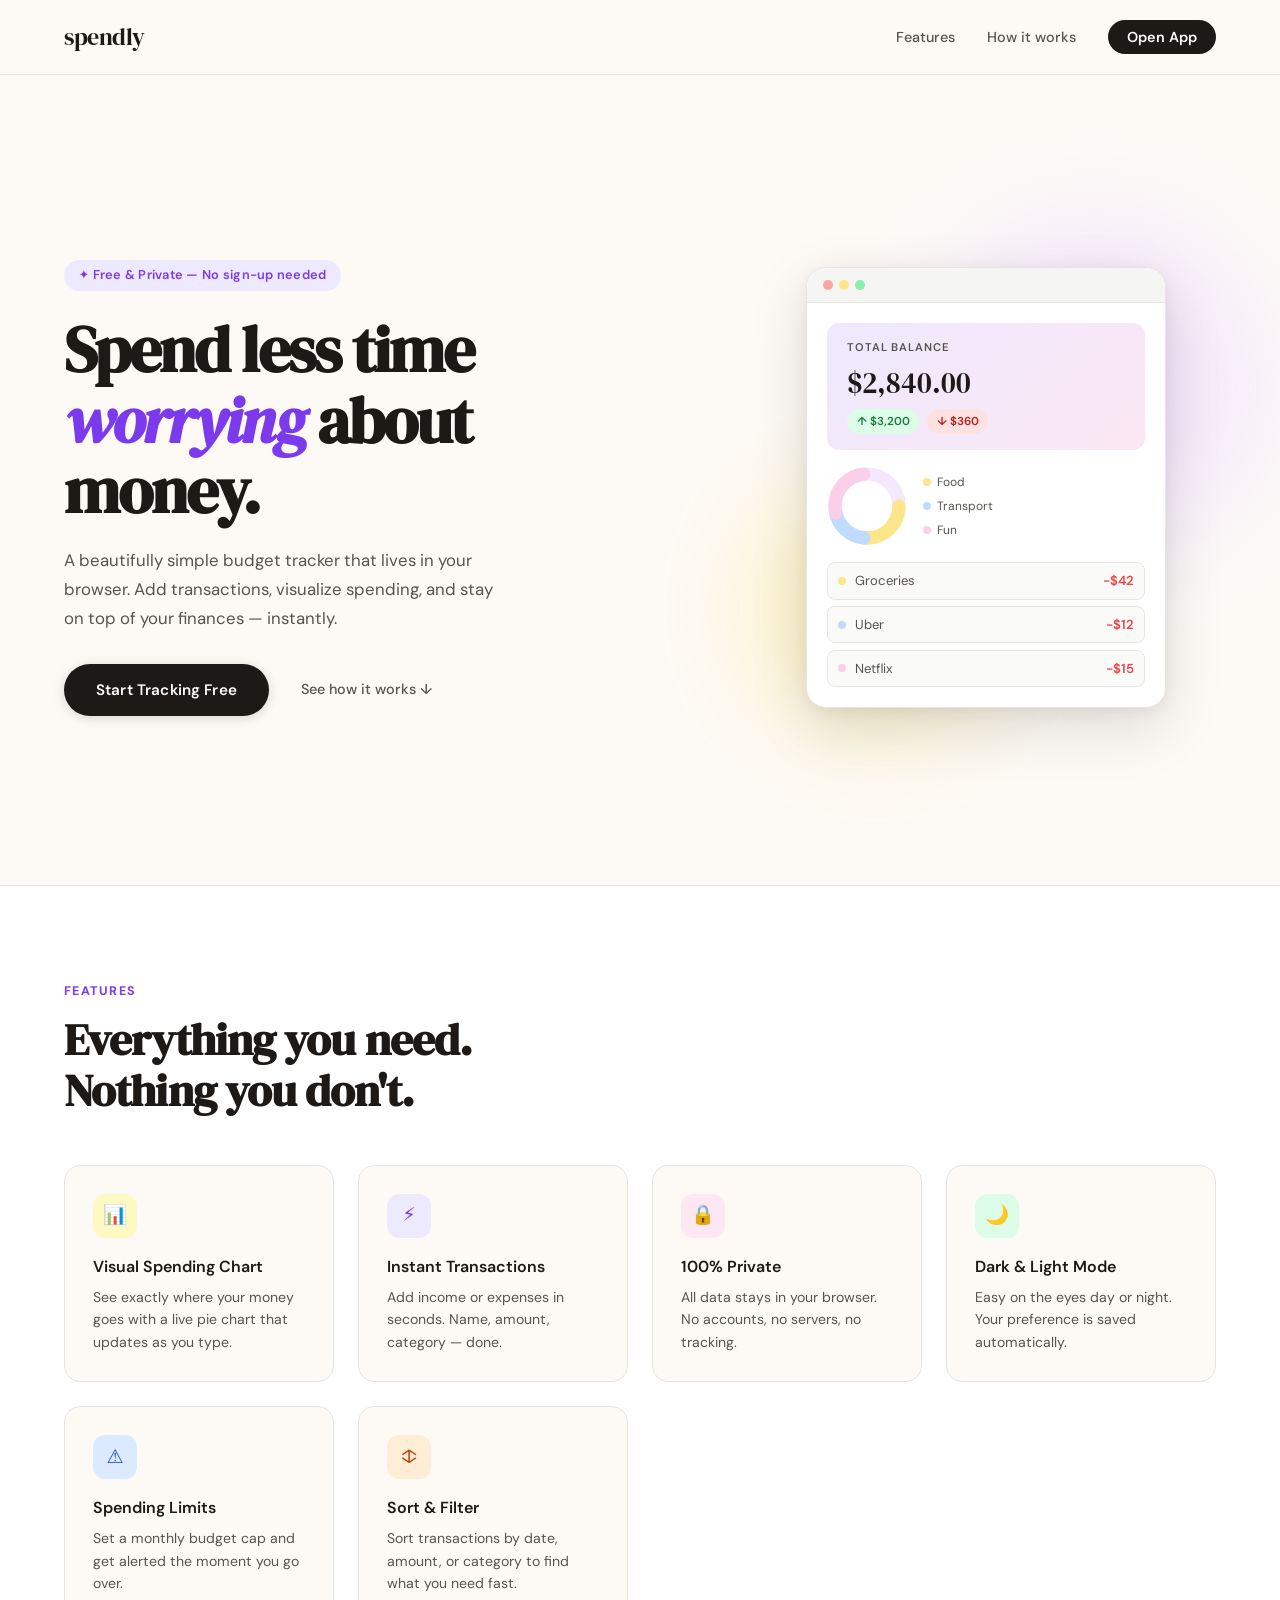
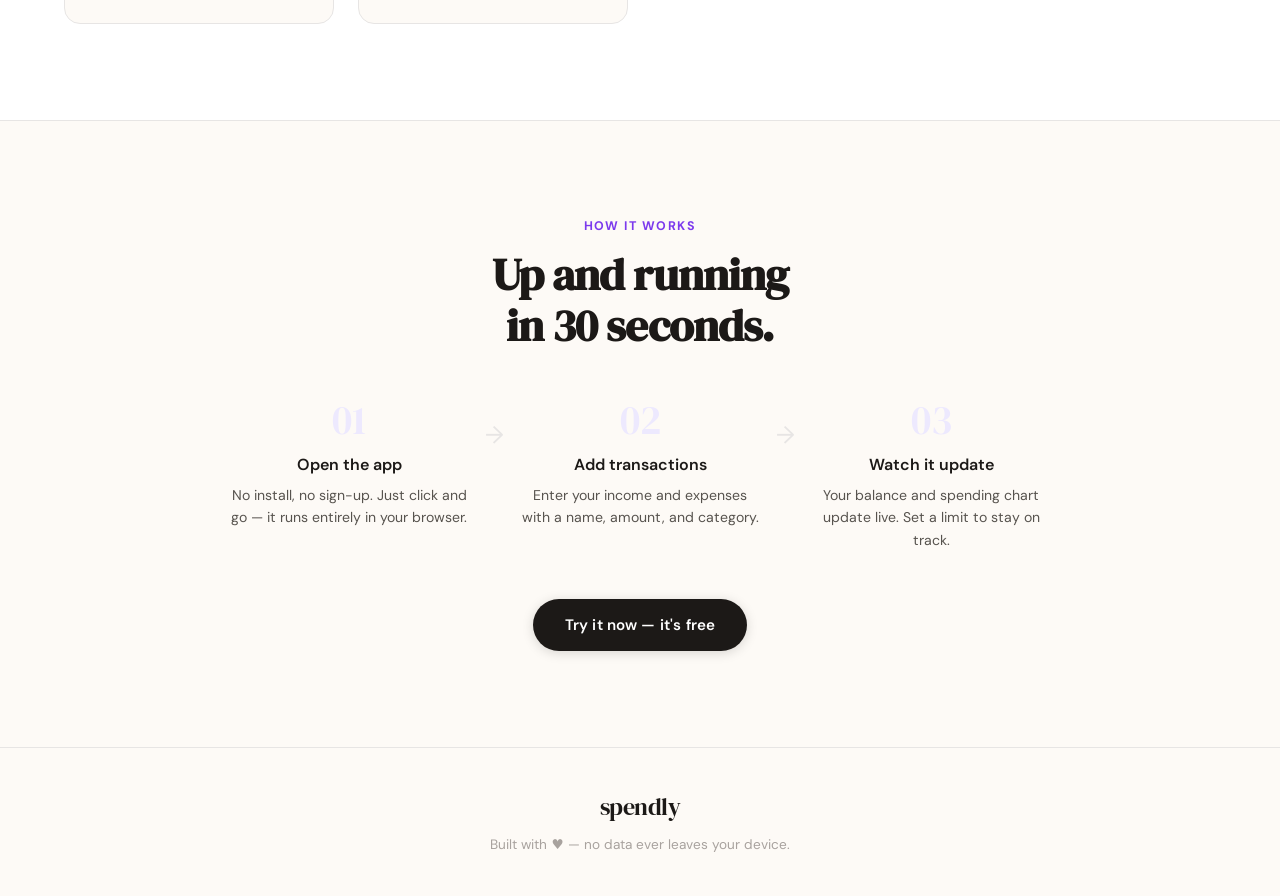
<file: Coding_Camp_SE/expense-budget-visualizer/landing.html>
<!DOCTYPE html>
<html lang="en">
<head>
  <meta charset="UTF-8" />
  <meta name="viewport" content="width=device-width, initial-scale=1.0" />
  <title>Spendly — Track What Matters</title>
  <link rel="preconnect" href="https://fonts.googleapis.com" />
  <link rel="preconnect" href="https://fonts.gstatic.com" crossorigin />
  <link href="https://fonts.googleapis.com/css2?family=DM+Sans:ital,opsz,wght@0,9..40,300;0,9..40,400;0,9..40,500;0,9..40,600;1,9..40,300&family=DM+Serif+Display:ital@0;1&display=swap" rel="stylesheet" />
  <link rel="stylesheet" href="css/landing.css" />
</head>
<body>

  <!-- NAV -->
  <nav class="nav">
    <a href="#" class="nav-logo">spendly</a>
    <ul class="nav-links">
      <li><a href="#features">Features</a></li>
      <li><a href="#how">How it works</a></li>
      <li><a href="index.html" class="nav-cta">Open App</a></li>
    </ul>
    <button class="nav-burger" aria-label="Toggle menu" aria-expanded="false">
      <span></span><span></span><span></span>
    </button>
  </nav>

  <!-- HERO -->
  <section class="hero">
    <div class="hero-content">
      <span class="hero-badge">✦ Free &amp; Private — No sign-up needed</span>
      <h1 class="hero-heading">
        Spend less time<br />
        <em>worrying</em> about money.
      </h1>
      <p class="hero-sub">
        A beautifully simple budget tracker that lives in your browser.
        Add transactions, visualize spending, and stay on top of your finances — instantly.
      </p>
      <div class="hero-actions">
        <a href="index.html" class="btn-primary">Start Tracking Free</a>
        <a href="#how" class="btn-ghost">See how it works ↓</a>
      </div>
    </div>
    <div class="hero-visual">
      <div class="mockup">
        <div class="mockup-bar">
          <span></span><span></span><span></span>
        </div>
        <div class="mockup-body">
          <div class="mock-balance">
            <div class="mock-label">Total Balance</div>
            <div class="mock-amount">$2,840.00</div>
            <div class="mock-pills">
              <span class="pill green">↑ $3,200</span>
              <span class="pill red">↓ $360</span>
            </div>
          </div>
          <div class="mock-chart">
            <svg viewBox="0 0 120 120" aria-hidden="true">
              <circle cx="60" cy="60" r="48" fill="none" stroke="#f3e8ff" stroke-width="20"/>
              <circle cx="60" cy="60" r="48" fill="none" stroke="#fde68a" stroke-width="20"
                stroke-dasharray="80 221" stroke-dashoffset="0" stroke-linecap="round"/>
              <circle cx="60" cy="60" r="48" fill="none" stroke="#bfdbfe" stroke-width="20"
                stroke-dasharray="60 221" stroke-dashoffset="-80" stroke-linecap="round"/>
              <circle cx="60" cy="60" r="48" fill="none" stroke="#fbcfe8" stroke-width="20"
                stroke-dasharray="81 221" stroke-dashoffset="-140" stroke-linecap="round"/>
            </svg>
            <div class="mock-chart-legend">
              <span><i style="background:#fde68a"></i>Food</span>
              <span><i style="background:#bfdbfe"></i>Transport</span>
              <span><i style="background:#fbcfe8"></i>Fun</span>
            </div>
          </div>
          <div class="mock-list">
            <div class="mock-tx"><span class="mock-dot" style="background:#fde68a"></span><span>Groceries</span><span class="neg">-$42</span></div>
            <div class="mock-tx"><span class="mock-dot" style="background:#bfdbfe"></span><span>Uber</span><span class="neg">-$12</span></div>
            <div class="mock-tx"><span class="mock-dot" style="background:#fbcfe8"></span><span>Netflix</span><span class="neg">-$15</span></div>
          </div>
        </div>
      </div>
      <!-- Decorative blobs -->
      <div class="blob blob-1" aria-hidden="true"></div>
      <div class="blob blob-2" aria-hidden="true"></div>
    </div>
  </section>

  <!-- FEATURES -->
  <section class="features" id="features">
    <div class="section-label">Features</div>
    <h2 class="section-heading">Everything you need.<br />Nothing you don't.</h2>
    <div class="features-grid">
      <div class="feature-card">
        <div class="feature-icon" style="background:#fef9c3; color:#ca8a04;">📊</div>
        <h3>Visual Spending Chart</h3>
        <p>See exactly where your money goes with a live pie chart that updates as you type.</p>
      </div>
      <div class="feature-card">
        <div class="feature-icon" style="background:#ede9fe; color:#7c3aed;">⚡</div>
        <h3>Instant Transactions</h3>
        <p>Add income or expenses in seconds. Name, amount, category — done.</p>
      </div>
      <div class="feature-card">
        <div class="feature-icon" style="background:#fce7f3; color:#be185d;">🔒</div>
        <h3>100% Private</h3>
        <p>All data stays in your browser. No accounts, no servers, no tracking.</p>
      </div>
      <div class="feature-card">
        <div class="feature-icon" style="background:#dcfce7; color:#15803d;">🌙</div>
        <h3>Dark &amp; Light Mode</h3>
        <p>Easy on the eyes day or night. Your preference is saved automatically.</p>
      </div>
      <div class="feature-card">
        <div class="feature-icon" style="background:#dbeafe; color:#1d4ed8;">⚠️</div>
        <h3>Spending Limits</h3>
        <p>Set a monthly budget cap and get alerted the moment you go over.</p>
      </div>
      <div class="feature-card">
        <div class="feature-icon" style="background:#ffedd5; color:#c2410c;">↕️</div>
        <h3>Sort &amp; Filter</h3>
        <p>Sort transactions by date, amount, or category to find what you need fast.</p>
      </div>
    </div>
  </section>

  <!-- HOW IT WORKS -->
  <section class="how" id="how">
    <div class="section-label">How it works</div>
    <h2 class="section-heading">Up and running<br />in 30 seconds.</h2>
    <div class="steps">
      <div class="step">
        <div class="step-num">01</div>
        <h3>Open the app</h3>
        <p>No install, no sign-up. Just click and go — it runs entirely in your browser.</p>
      </div>
      <div class="step-divider" aria-hidden="true">→</div>
      <div class="step">
        <div class="step-num">02</div>
        <h3>Add transactions</h3>
        <p>Enter your income and expenses with a name, amount, and category.</p>
      </div>
      <div class="step-divider" aria-hidden="true">→</div>
      <div class="step">
        <div class="step-num">03</div>
        <h3>Watch it update</h3>
        <p>Your balance and spending chart update live. Set a limit to stay on track.</p>
      </div>
    </div>
    <div class="how-cta">
      <a href="index.html" class="btn-primary">Try it now — it's free</a>
    </div>
  </section>

  <!-- FOOTER -->
  <footer class="footer">
    <span class="nav-logo">spendly</span>
    <p>Built with ♥ — no data ever leaves your device.</p>
  </footer>

  <script src="js/landing.js"></script>
</body>
</html>
</file>
<file: Coding_Camp_SE/expense-budget-visualizer/css/landing.css>
/* ===== Reset & Base ===== */
*, *::before, *::after { box-sizing: border-box; margin: 0; padding: 0; }

:root {
  --cream:   #fdfaf6;
  --white:   #ffffff;
  --ink:     #1c1917;
  --ink-2:   #57534e;
  --ink-3:   #a8a29e;
  --border:  #e7e5e4;
  --purple:  #7c3aed;
  --purple-l:#ede9fe;
  --radius:  16px;
  --shadow:  0 4px 24px rgba(0,0,0,0.07);
}

html { scroll-behavior: smooth; }

body {
  font-family: 'DM Sans', system-ui, sans-serif;
  background: var(--cream);
  color: var(--ink);
  line-height: 1.6;
  overflow-x: hidden;
}

a { text-decoration: none; color: inherit; }
ul { list-style: none; }

/* ===== NAV ===== */
.nav {
  position: sticky;
  top: 0;
  z-index: 100;
  display: flex;
  align-items: center;
  justify-content: space-between;
  padding: 1.1rem 5%;
  background: rgba(253, 250, 246, 0.85);
  backdrop-filter: blur(12px);
  border-bottom: 1px solid var(--border);
}

.nav-logo {
  font-family: 'DM Serif Display', serif;
  font-size: 1.5rem;
  letter-spacing: -0.02em;
  color: var(--ink);
}

.nav-links {
  display: flex;
  align-items: center;
  gap: 2rem;
}

.nav-links a {
  font-size: 0.9rem;
  font-weight: 500;
  color: var(--ink-2);
  transition: color 0.2s;
}
.nav-links a:hover { color: var(--ink); }

.nav-cta {
  padding: 0.5rem 1.2rem;
  background: var(--ink);
  color: var(--white) !important;
  border-radius: 100px;
  font-weight: 600 !important;
  transition: background 0.2s, transform 0.15s !important;
}
.nav-cta:hover { background: var(--purple) !important; transform: translateY(-1px); }

.nav-burger {
  display: none;
  flex-direction: column;
  gap: 5px;
  background: none;
  border: none;
  cursor: pointer;
  padding: 4px;
}
.nav-burger span {
  display: block;
  width: 22px;
  height: 2px;
  background: var(--ink);
  border-radius: 2px;
  transition: transform 0.3s, opacity 0.3s;
}

/* ===== BUTTONS ===== */
.btn-primary {
  display: inline-block;
  padding: 0.85rem 2rem;
  background: var(--ink);
  color: var(--white);
  border-radius: 100px;
  font-weight: 600;
  font-size: 0.95rem;
  letter-spacing: 0.01em;
  transition: background 0.2s, transform 0.15s, box-shadow 0.2s;
  box-shadow: 0 2px 12px rgba(0,0,0,0.15);
}
.btn-primary:hover {
  background: var(--purple);
  transform: translateY(-2px);
  box-shadow: 0 6px 20px rgba(124,58,237,0.3);
}

.btn-ghost {
  display: inline-block;
  padding: 0.85rem 1.5rem;
  color: var(--ink-2);
  font-size: 0.9rem;
  font-weight: 500;
  transition: color 0.2s;
}
.btn-ghost:hover { color: var(--ink); }

/* ===== HERO ===== */
.hero {
  display: flex;
  align-items: center;
  justify-content: space-between;
  gap: 3rem;
  padding: 6rem 5% 5rem;
  min-height: 90vh;
}

.hero-content { flex: 1; max-width: 520px; }

.hero-badge {
  display: inline-block;
  padding: 0.35rem 0.9rem;
  background: var(--purple-l);
  color: var(--purple);
  border-radius: 100px;
  font-size: 0.8rem;
  font-weight: 600;
  letter-spacing: 0.02em;
  margin-bottom: 1.5rem;
}

.hero-heading {
  font-family: 'DM Serif Display', serif;
  font-size: clamp(2.6rem, 5vw, 4rem);
  line-height: 1.1;
  letter-spacing: -0.03em;
  color: var(--ink);
  margin-bottom: 1.25rem;
}
.hero-heading em {
  font-style: italic;
  color: var(--purple);
}

.hero-sub {
  font-size: 1.05rem;
  color: var(--ink-2);
  line-height: 1.7;
  max-width: 440px;
  margin-bottom: 2rem;
}

.hero-actions {
  display: flex;
  align-items: center;
  gap: 0.5rem;
  flex-wrap: wrap;
}

/* ===== HERO VISUAL / MOCKUP ===== */
.hero-visual {
  flex: 1;
  max-width: 460px;
  position: relative;
  display: flex;
  justify-content: center;
}

.blob {
  position: absolute;
  border-radius: 50%;
  filter: blur(60px);
  opacity: 0.55;
  pointer-events: none;
  z-index: 0;
}
.blob-1 {
  width: 320px; height: 320px;
  background: #e9d5ff;
  top: -40px; right: -40px;
}
.blob-2 {
  width: 240px; height: 240px;
  background: #fde68a;
  bottom: -20px; left: 0;
}

.mockup {
  position: relative;
  z-index: 1;
  background: var(--white);
  border-radius: 20px;
  box-shadow: 0 20px 60px rgba(0,0,0,0.12), 0 4px 16px rgba(0,0,0,0.06);
  width: 100%;
  max-width: 360px;
  overflow: hidden;
  border: 1px solid var(--border);
}

.mockup-bar {
  display: flex;
  gap: 6px;
  padding: 0.75rem 1rem;
  background: #f5f5f4;
  border-bottom: 1px solid var(--border);
}
.mockup-bar span {
  width: 10px; height: 10px;
  border-radius: 50%;
  background: var(--border);
}
.mockup-bar span:nth-child(1) { background: #fca5a5; }
.mockup-bar span:nth-child(2) { background: #fde68a; }
.mockup-bar span:nth-child(3) { background: #86efac; }

.mockup-body { padding: 1.25rem; display: flex; flex-direction: column; gap: 1rem; }

.mock-balance {
  background: linear-gradient(135deg, #ede9fe 0%, #fce7f3 100%);
  border-radius: 12px;
  padding: 1rem 1.25rem;
}
.mock-label { font-size: 0.7rem; font-weight: 600; color: var(--ink-2); text-transform: uppercase; letter-spacing: 0.08em; }
.mock-amount { font-family: 'DM Serif Display', serif; font-size: 1.8rem; color: var(--ink); margin: 0.2rem 0; }
.mock-pills { display: flex; gap: 0.5rem; }
.pill {
  font-size: 0.72rem;
  font-weight: 600;
  padding: 0.2rem 0.6rem;
  border-radius: 100px;
}
.pill.green { background: #dcfce7; color: #15803d; }
.pill.red   { background: #fee2e2; color: #b91c1c; }

.mock-chart {
  display: flex;
  align-items: center;
  gap: 1rem;
}
.mock-chart svg { width: 80px; height: 80px; flex-shrink: 0; }
.mock-chart-legend {
  display: flex;
  flex-direction: column;
  gap: 0.3rem;
  font-size: 0.75rem;
  color: var(--ink-2);
}
.mock-chart-legend span { display: flex; align-items: center; gap: 0.4rem; }
.mock-chart-legend i {
  display: inline-block;
  width: 8px; height: 8px;
  border-radius: 50%;
}

.mock-list { display: flex; flex-direction: column; gap: 0.4rem; }
.mock-tx {
  display: flex;
  align-items: center;
  gap: 0.6rem;
  font-size: 0.82rem;
  color: var(--ink-2);
  padding: 0.45rem 0.6rem;
  background: #fafaf9;
  border-radius: 8px;
  border: 1px solid var(--border);
}
.mock-tx span:nth-child(2) { flex: 1; }
.mock-dot { width: 8px; height: 8px; border-radius: 50%; flex-shrink: 0; }
.neg { color: #ef4444; font-weight: 600; }

/* ===== SECTION SHARED ===== */
.section-label {
  font-size: 0.78rem;
  font-weight: 700;
  letter-spacing: 0.12em;
  text-transform: uppercase;
  color: var(--purple);
  margin-bottom: 0.75rem;
}

.section-heading {
  font-family: 'DM Serif Display', serif;
  font-size: clamp(2rem, 4vw, 2.8rem);
  line-height: 1.15;
  letter-spacing: -0.02em;
  color: var(--ink);
  margin-bottom: 3rem;
}

/* ===== FEATURES ===== */
.features {
  padding: 6rem 5%;
  background: var(--white);
  border-top: 1px solid var(--border);
  border-bottom: 1px solid var(--border);
}

.features-grid {
  display: grid;
  grid-template-columns: repeat(auto-fit, minmax(240px, 1fr));
  gap: 1.5rem;
}

.feature-card {
  padding: 1.75rem;
  border-radius: var(--radius);
  border: 1px solid var(--border);
  background: var(--cream);
  transition: transform 0.2s, box-shadow 0.2s;
}
.feature-card:hover {
  transform: translateY(-4px);
  box-shadow: var(--shadow);
}

.feature-icon {
  width: 44px; height: 44px;
  border-radius: 12px;
  display: flex;
  align-items: center;
  justify-content: center;
  font-size: 1.2rem;
  margin-bottom: 1rem;
}

.feature-card h3 {
  font-size: 1rem;
  font-weight: 600;
  margin-bottom: 0.4rem;
  color: var(--ink);
}
.feature-card p { font-size: 0.88rem; color: var(--ink-2); line-height: 1.6; }

/* ===== HOW IT WORKS ===== */
.how {
  padding: 6rem 5%;
  text-align: center;
}

.steps {
  display: flex;
  align-items: flex-start;
  justify-content: center;
  gap: 1rem;
  flex-wrap: wrap;
  margin-bottom: 3rem;
}

.step {
  flex: 1;
  min-width: 180px;
  max-width: 240px;
  text-align: center;
}

.step-num {
  font-family: 'DM Serif Display', serif;
  font-size: 2.5rem;
  color: var(--purple-l);
  line-height: 1;
  margin-bottom: 0.75rem;
}

.step h3 { font-size: 1rem; font-weight: 600; margin-bottom: 0.4rem; }
.step p  { font-size: 0.88rem; color: var(--ink-2); line-height: 1.6; }

.step-divider {
  font-size: 1.5rem;
  color: var(--border);
  padding-top: 1rem;
  flex-shrink: 0;
}

.how-cta { text-align: center; }

/* ===== FOOTER ===== */
.footer {
  padding: 2.5rem 5%;
  border-top: 1px solid var(--border);
  display: flex;
  flex-direction: column;
  align-items: center;
  gap: 0.5rem;
  text-align: center;
}
.footer p { font-size: 0.85rem; color: var(--ink-3); }

/* ===== RESPONSIVE ===== */
@media (max-width: 768px) {
  .hero {
    flex-direction: column;
    padding: 4rem 5% 3rem;
    min-height: auto;
    text-align: center;
  }
  .hero-content { max-width: 100%; }
  .hero-sub { margin-left: auto; margin-right: auto; }
  .hero-actions { justify-content: center; }
  .hero-visual { width: 100%; }
  .mockup { max-width: 100%; }

  .nav-links { display: none; flex-direction: column; gap: 1rem; }
  .nav-links.open {
    display: flex;
    position: absolute;
    top: 100%;
    left: 0; right: 0;
    background: var(--cream);
    padding: 1.5rem 5%;
    border-bottom: 1px solid var(--border);
    box-shadow: var(--shadow);
  }
  .nav-burger { display: flex; }

  .steps { flex-direction: column; align-items: center; }
  .step-divider { transform: rotate(90deg); padding: 0; }
}
</file>
